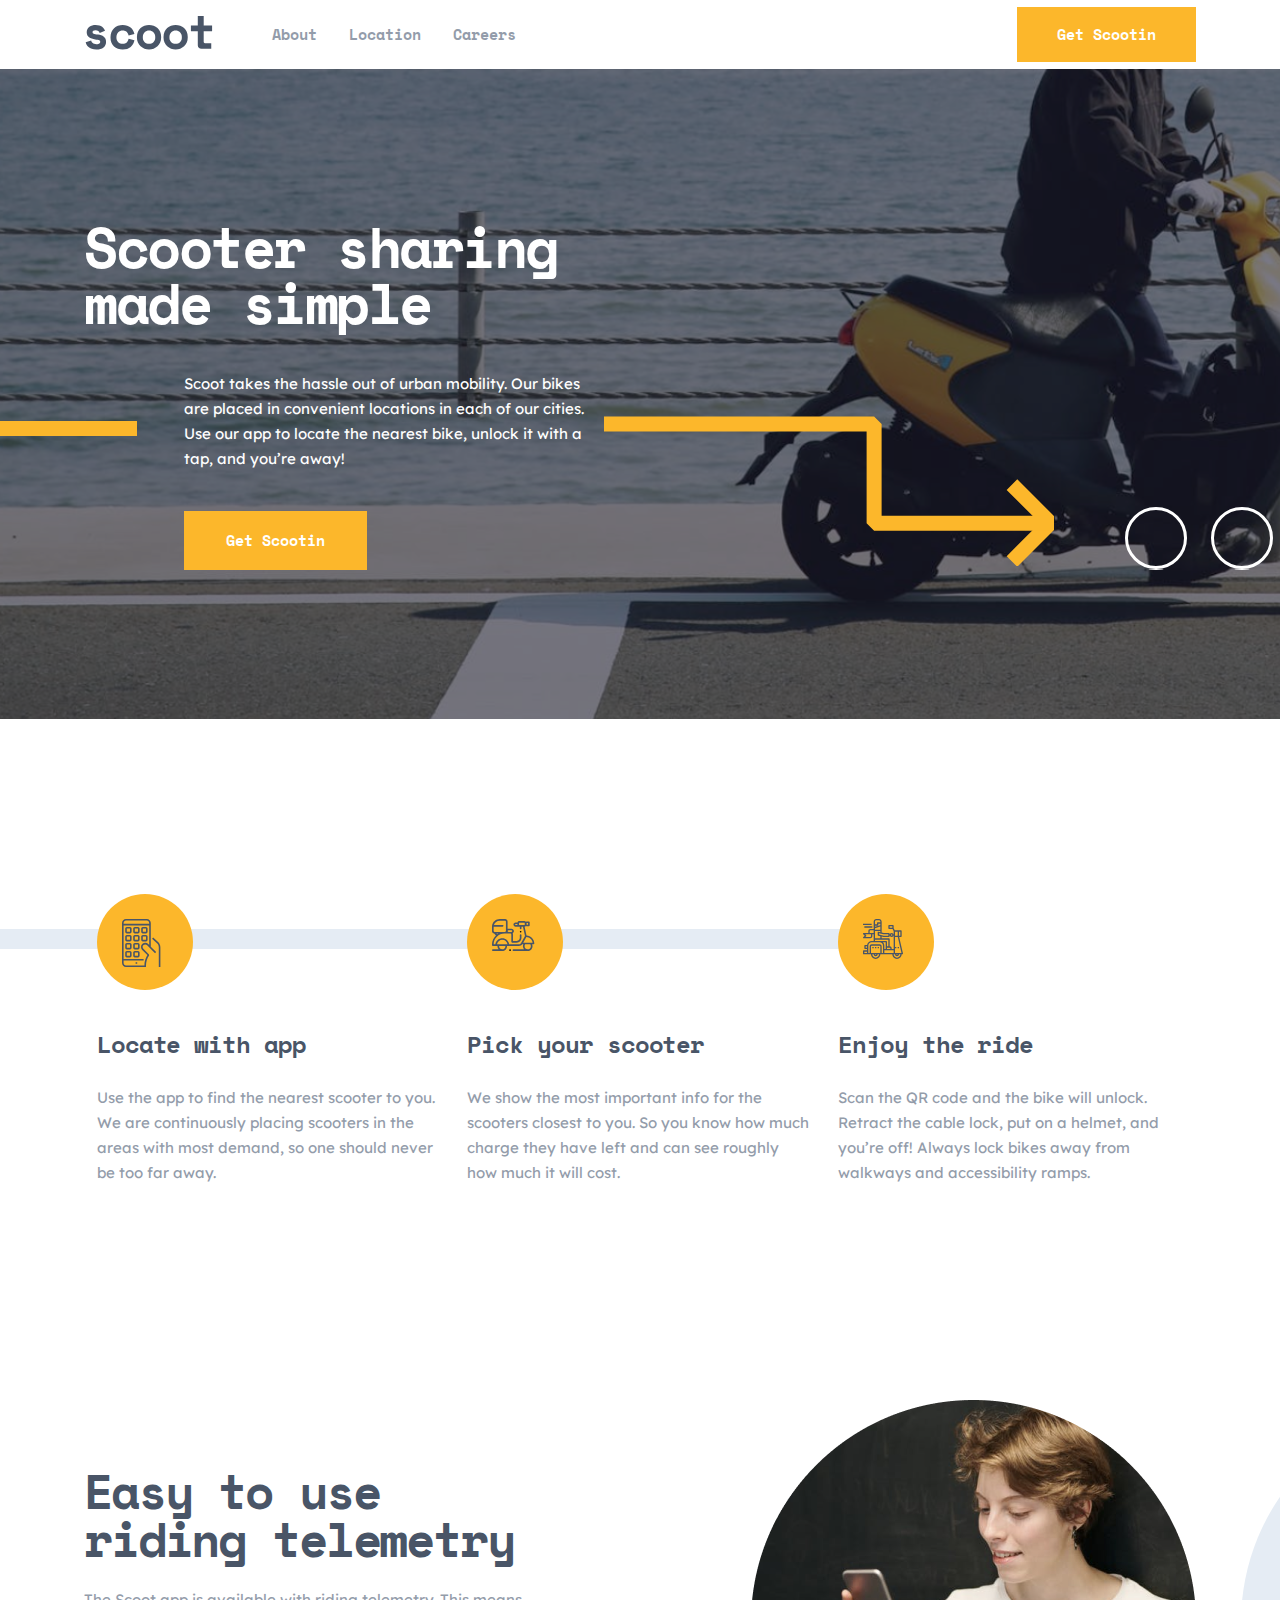
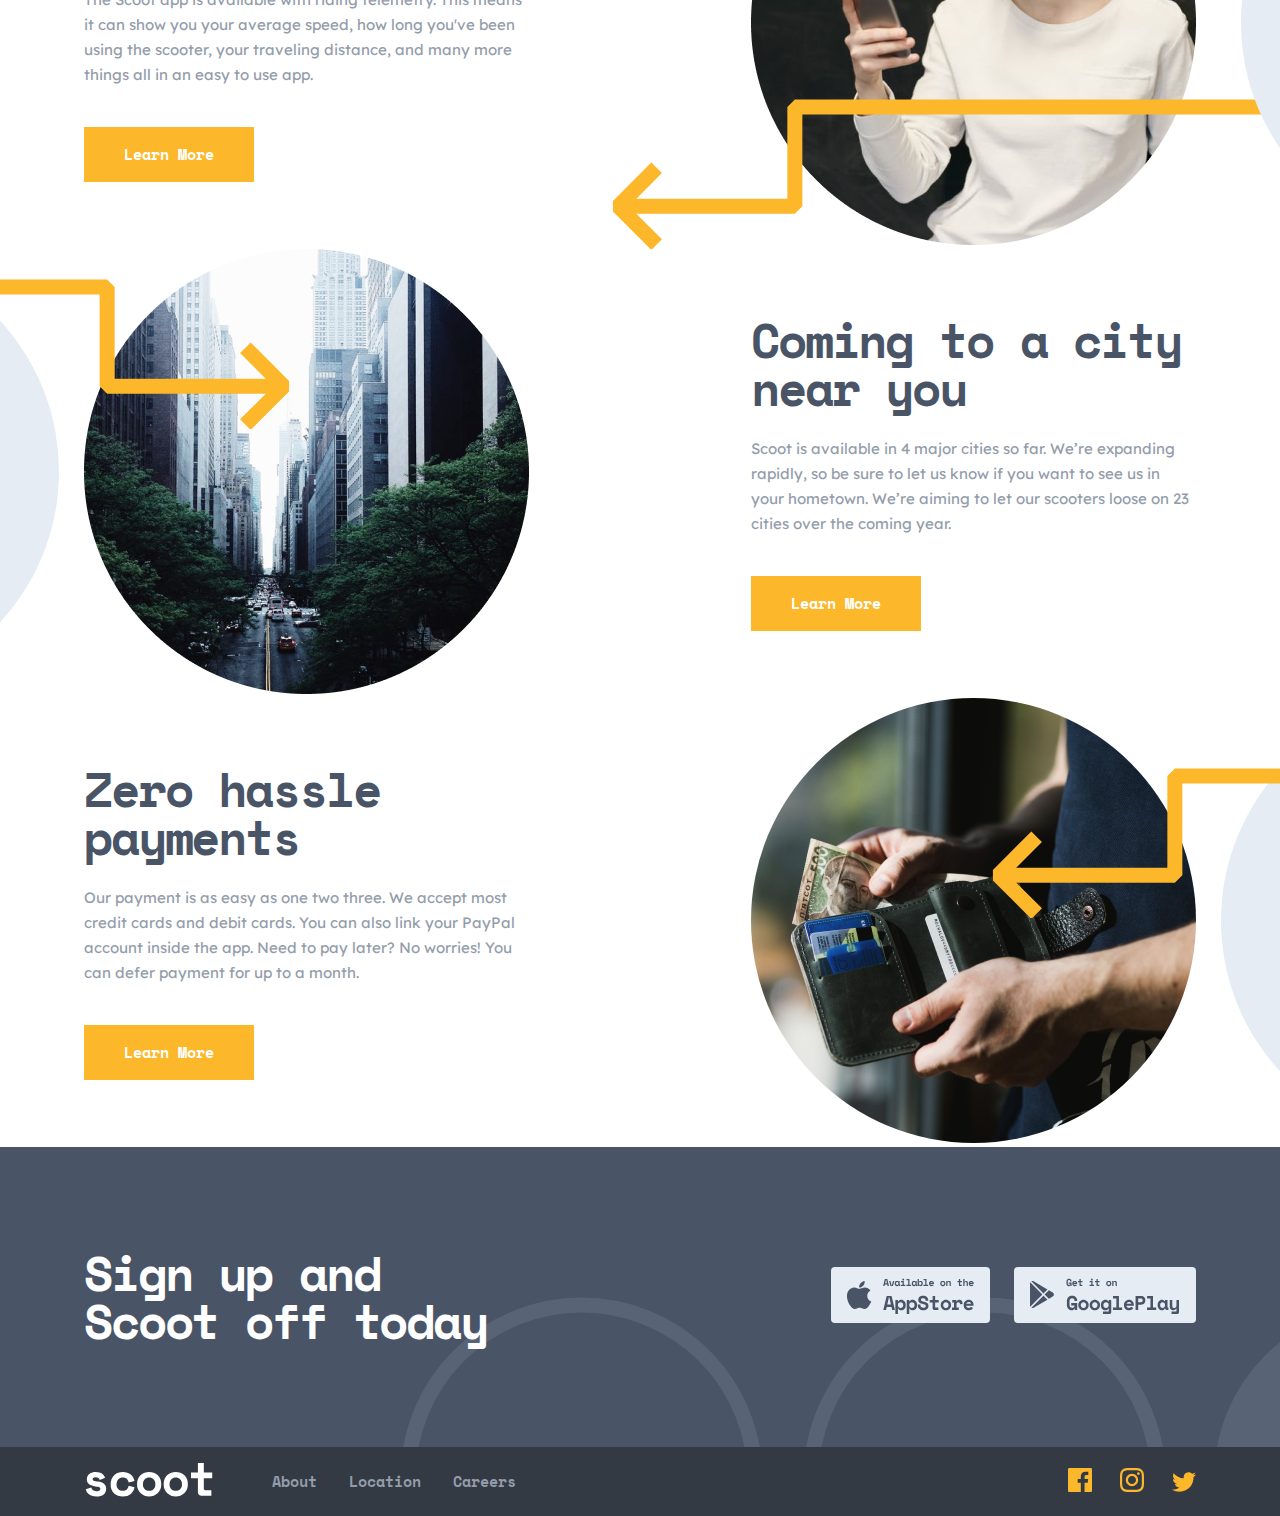
<file: index.html>
<!DOCTYPE html>
<html lang="en">
<head>
    <meta charset="UTF-8">
    <meta http-equiv="X-UA-Compatible" content="IE=edge">
    <meta name="viewport" content="width=device-width, initial-scale=1.0">
    <title>Scoot</title>
    <link rel="stylesheet" href="css/style.css">
    <link rel="preconnect" href="https://fonts.gstatic.com">
    <link href="https://fonts.googleapis.com/css2?family=Space+Mono:wght@700&display=swap" rel="stylesheet">
    <link href="https://fonts.googleapis.com/css2?family=Lexend+Deca&family=Space+Mono:wght@700&display=swap" rel="stylesheet">
</head>
<body>
    
    <div class="hero">
        <header class="site_header">

            <div class="container header_container">
                <a href="index.html"><img src="img/scoot.svg" alt="logo" width="169" height="34" class="header_logo"></a>

                <nav class="nav_link">
                    <ul class="nav_list">
                        <li class="nav_item"><a class="nav_links" href="about.html">About</a></li>
                        <li class="nav_item"><a class="nav_links" href="location.html">Location</a></li>
                        <li class="nav_item"><a class="nav_links" href="careers.html">Careers</a></li>
                    </ul>
                </nav>

                <button type="button" class="navbar_btn">Get Scootin</button>
            </div><!-- ./header_container -->

            <div class="main">
                <div class="overlay">
                    <div class="container">
                        <div class="hero_title">
                            <h1>Scooter sharing made simple</h1>
                        </div>
                        <div class="hero_text">
                            <p>Scoot takes the hassle out of urban mobility. Our bikes are placed in convenient locations in each of our cities. Use our app to locate the nearest bike, unlock it with a tap, and you’re away!</p>
    
                            <button type="button" class="hero_btn">Get Scootin</button>
                        </div>
                    </div><!-- ./container -->
                </div>
            </div><!-- ./main -->
            
        </header><!-- ./site_header -->
    </div><!-- ./hero -->

    <div class="section">
        <div class="container">

            <div class="section_cols">
                <div class="convenience_col">
                    <div class="col_img_bgc"><img src="img/section/scooter3.svg"></div>
                    <h3 class="convenience_title">Locate with app</h3>
                    <p class="convenience_text">Use the app to find the nearest scooter to you. We are continuously placing scooters in the areas with most demand, so one should never be too far away.</p>
                </div>

                <div class="convenience_col">
                    <div class="col_img_bgc col_img_bgc2"><img src="img/section/scooter.svg"></div>
                    <h3 class="convenience_title">Pick your scooter</h3>
                    <p class="convenience_text">We show the most important info for the scooters closest to you. So you know how much charge they have left and can see roughly how much it will cost.</p>
                </div>

                <div class="convenience_col">
                    <div class="col_img_bgc col_img_bgc3"><img src="img/section/scooter2.svg"></div>
                    <h3 class="convenience_title">Enjoy the ride</h3>
                    <p class="convenience_text">Scan the QR code and the bike will unlock. Retract the cable lock, put on a helmet, and you’re off! Always lock bikes away from walkways and accessibility ramps.</p>
                </div>
            </div><!-- ./section_cols -->

            <div class="blog">
                <div class="blog_inner">
                    <div class="blog_inner_left">
                        <h2>Easy to use riding telemetry</h2>
                        <p>The Scoot app is available with riding telemetry. This means it can show you your average speed, how long you've been using the scooter, your traveling distance, and many more things all in an easy to use app.</p>
                        <button type="button" class="blog_btn">Learn More</button>
                    </div>
                    <div class="blog_inner_right">
                        <img src="img/section/blog1.png">
                    </div>
                </div>

                <!-- 2 -->

                <div class="blog_inner blog_inner2">
                    <div class="blog_inner_left2">
                        <img src="img/section/blog2.png">
                    </div>

                    <div class="blog_inner_right2">
                        <h2>Coming to a city near you</h2>
                        <p>Scoot is available in 4 major cities so far. We’re expanding rapidly, so be sure to let us know if you want to see us in your hometown. We’re aiming to let our scooters loose on 23 cities over the coming year.</p>
                        <button type="button" class="blog_btn">Learn More</button>
                    </div>
                </div>

                <!-- 3 -->

                <div class="blog_inner">
                    <div class="blog_inner_left">
                        <h2>Zero hassle payments</h2>
                        <p>Our payment is as easy as one two three. We accept most credit cards and debit cards. You can also link your PayPal account inside the app. Need to pay later? No worries! You can defer payment for up to a month.</p>
                        <button type="button" class="blog_btn">Learn More</button>
                    </div>
                    <div class="blog3_inner_right ">
                        <img src="img/section/blog3.png" class="blog3_img">
                    </div>
                </div>
            </div><!-- ./blog -->

        </div><!-- ./container -->
    </div><!-- ./section -->

    <footer>
        <div class="footer">
            <div class="container footer_container">
                <div class="footer_inner">
                    <div class="footer_title">
                        <h2>Sign up and Scoot off today</h2>
                    </div>
            
                    <div class="footer_link">
                        <a href="#"><img src="img/footer/app_store.svg"></a>
                        <a href="#"><img src="img/footer/google_play.svg"></a> 
                    </div>
                </div>
            </div>
        </div>
    </footer>

    <div class="footer_nav">
        <div class="container header_container">
            <a href="index.html"><img src="img/footer/logo_white.svg" alt="logo" width="169" height="34" class="header_logo"></a>

            <nav class="nav_link">
                <ul class="nav_list">
                    <li class="nav_item"><a class="nav_links" href="about.html">About</a></li>
                    <li class="nav_item"><a class="nav_links" href="location.html">Location</a></li>
                    <li class="nav_item"><a class="nav_links" href="careers.html">Careers</a></li>
                </ul>
            </nav>

            <div class="footer_nav_social">
                <a href="#"><img src="img/footer/facebook.svg"></a>
                <a href="#"><img src="img/footer/instagram.svg"></a>
                <a href="#"><img src="img/footer/twitter.svg"></a>
            </div>

        </div><!-- ./header_container -->
    </div>

</body>
</html>
</file>
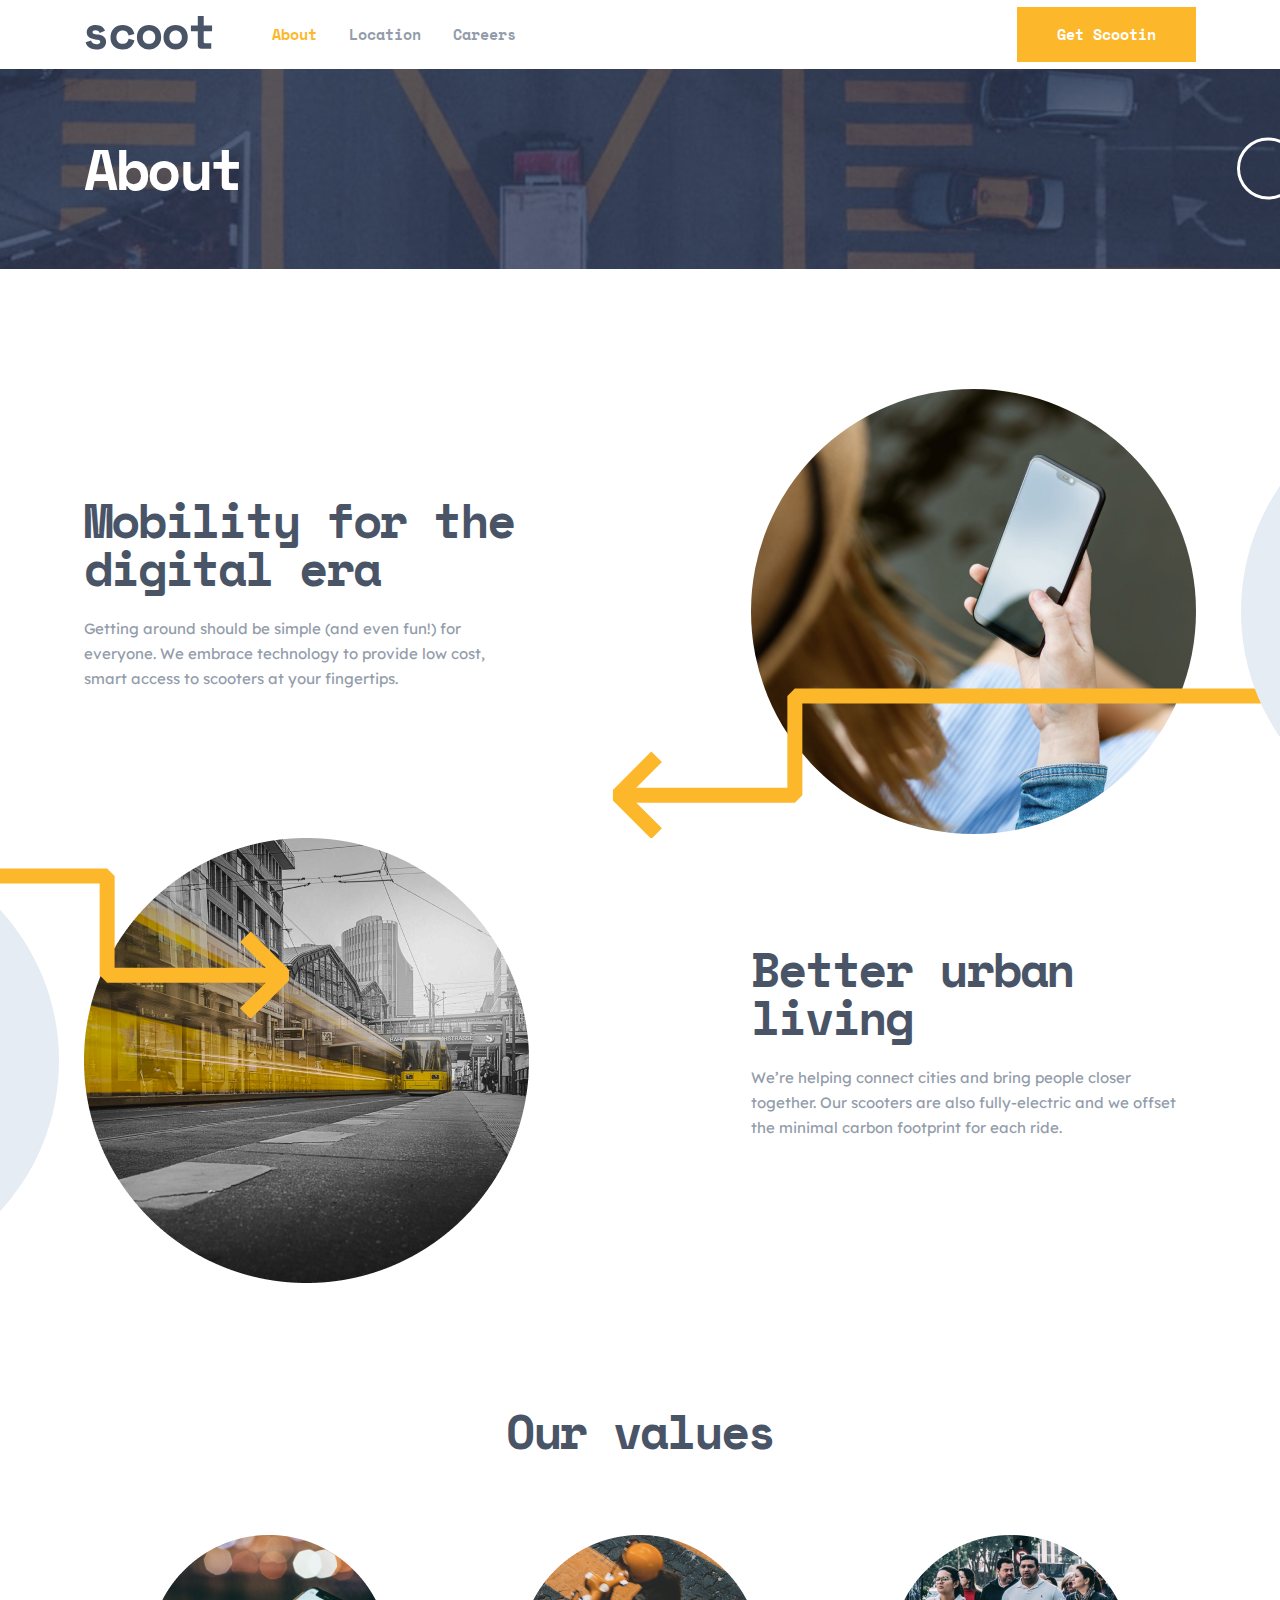
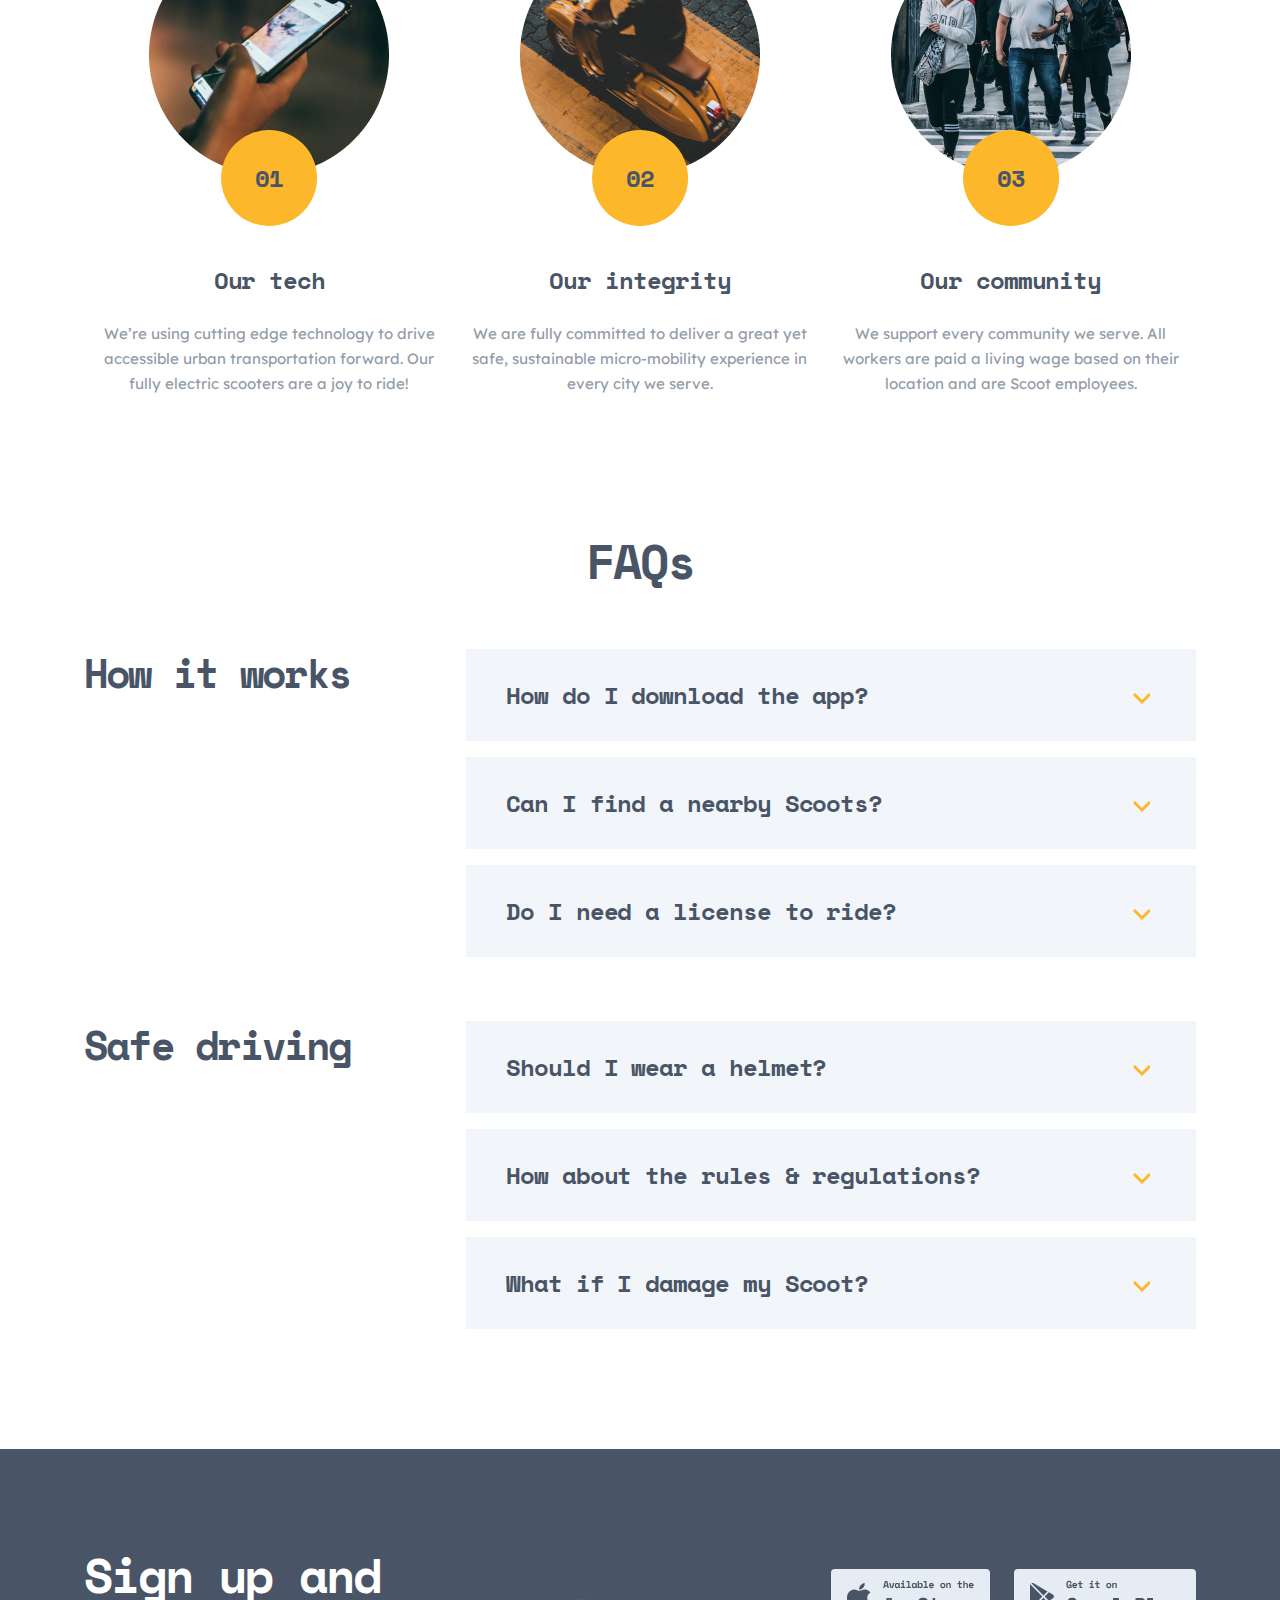
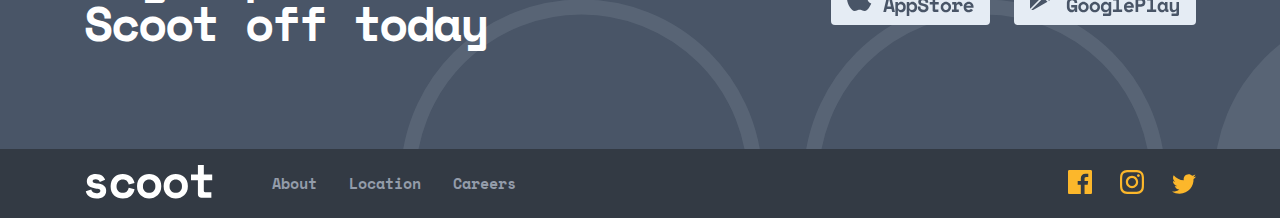
<file: about.html>
<!DOCTYPE html>
<html lang="en">
<head>
    <meta charset="UTF-8">
    <meta http-equiv="X-UA-Compatible" content="IE=edge">
    <meta name="viewport" content="width=device-width, initial-scale=1.0">
    <title>Scoot</title>
    <link rel="stylesheet" href="css/style.css">
    <link rel="preconnect" href="https://fonts.gstatic.com">
    <link href="https://fonts.googleapis.com/css2?family=Space+Mono:wght@700&display=swap" rel="stylesheet">
    <link href="https://fonts.googleapis.com/css2?family=Lexend+Deca&family=Space+Mono:wght@700&display=swap" rel="stylesheet">
</head>
<body>
    <!-- HEADER -->
    <div class="container header_container">
        <a href="index.html"><img src="img/scoot.svg" alt="logo" width="169" height="34" class="header_logo"></a>

        <nav class="nav_link">
            <ul class="nav_list">
                <li class="nav_item"><a class="nav_links active" href="about.html">About</a></li>
                <li class="nav_item"><a class="nav_links" href="location.html">Location</a></li>
                <li class="nav_item"><a class="nav_links" href="careers.html">Careers</a></li>
            </ul>
        </nav>

        <button type="button" class="navbar_btn">Get Scootin</button>
    </div><!-- ./header_container -->

    <!-- ABOUT HERO -->
    <div class="about_hero">
        <div class="container">
            <div class="about_hero_main">
                <h2>About</h2>
            </div>
        </div>
    </div><!-- ./about_hero -->


    <!-- About Blog -->
    <div class="container">
        <div class="about_blog">
            <div class="blog_inner">
                <div class="blog_inner_left">
                    <h2>Mobility for the digital era</h2>
                    <p>Getting around should be simple (and even fun!) for everyone. We embrace technology to provide low cost, smart access to scooters at your fingertips.</p>
                    <!-- <button type="button" class="blog_btn">Learn More</button> -->
                </div>
                <div class="blog_inner_right">
                    <img src="img/about/blog1.png" class="about_blog_img">
                </div>
            </div>
    
            <!-- 2 -->
    
            <div class="blog_inner blog_inner2">
                <div class="blog_inner_left2">
                    <img src="img/about/blog2.png">
                </div>
    
                <div class="blog_inner_right2">
                    <h2>Better urban living</h2>
                    <p>We’re helping connect cities and bring people closer together. Our scooters are also fully-electric and we offset the minimal carbon footprint for each ride.</p>
                    <!-- <button type="button" class="blog_btn">Learn More</button> -->
                </div>
            </div>

        </div><!-- ./about_blog -->
    </div><!-- ./container -->


    <!-- About Values -->
    <div class="about_values">
        <div class="container">
           <h2 class="about_value_title">Our values</h2>
        
            <div class="values_columns">
                <div class="value_col">
                    <img src="img/about/value1.png" width="350" height="350">
                    <div class="col_nubmber_abs">
                        <p>01</p>
                    </div>
                    <div class="value_gap">
                        <h3 class="value_col_title">Our tech</h3>
                        <p class="value_col_text">We’re using cutting edge technology to drive accessible urban transportation forward. Our fully electric scooters are a joy to ride!</p>
                    </div> 
                </div>

                <div class="value_col">
                    <img src="img/about/value2.png" width="350" height="350">
                    <div class="col_nubmber_abs">
                        <p>02</p>
                    </div>
                    <div class="value_gap">
                        <h3 class="value_col_title">Our integrity</h3>
                        <p class="value_col_text">We are fully committed to deliver a great yet safe, sustainable micro-mobility experience in every city we serve.</p>
                    </div> 
                </div>

                <div class="value_col">
                    <img src="img/about/value3.png" width="350" height="350">
                    <div class="col_nubmber_abs">
                        <p>03</p>
                    </div>
                    <div class="value_gap">
                        <h3 class="value_col_title">Our community</h3>
                        <p class="value_col_text">We support every community we serve. All workers are paid a living wage based on their location and are Scoot employees.</p>
                    </div> 
                </div>
            </div><!-- ./values_columns -->

        </div><!-- ./container -->
    </div><!-- ./about_values -->

    
    <!-- FAQs -->
    <div class="faqs">
        <div class="container">
            <h2 class="faqs_title">FAQs</h2>

            <!-- Faqs col 1 -->
            <div class="faqs_column">
                <div class="faqs_left_col">
                    <h3>How it works</h3>
                </div>
                <div class="faqs_right_col">
                    <div class="faqs_col">
                        <div class="faqs_show_hide">
                            <h3>How do I download the app?</h3>
                            <button type="button" class="faqs_show_hide_btn" onclick="show_hide()"><img src="img/about/arrow.svg"></button>
                        </div>
                        <p id="showtext" class="faqs_p">To download the Scoot app, you can search “Scoot” in both the App andGoogle Play stores. An even simpler way to do it would be to click therelevant link at the bottom of this page and you’ll be re-directed tothe correct page.</p>
                    </div>

                    <div class="faqs_col">
                        <div class="faqs_show_hide">
                            <h3>Can I find a nearby Scoots?</h3>
                            <button type="button" class="faqs_show_hide_btn" onclick="show_hide2()"><img src="img/about/arrow.svg"></button>
                        </div>
                        <p id="showtext2" class="faqs_p">To download the Scoot app, you can search “Scoot” in both the App andGoogle Play stores. An even simpler way to do it would be to click therelevant link at the bottom of this page and you’ll be re-directed tothe correct page.</p>
                    </div>

                    <div class="faqs_col">
                        <div class="faqs_show_hide">
                            <h3>Do I need a license to ride?</h3>
                            <button type="button" class="faqs_show_hide_btn" onclick="show_hide3()"><img src="img/about/arrow.svg"></button>
                        </div>
                        <p id="showtext3" class="faqs_p">To download the Scoot app, you can search “Scoot” in both the App andGoogle Play stores. An even simpler way to do it would be to click therelevant link at the bottom of this page and you’ll be re-directed tothe correct page.</p>
                    </div>
                </div>
            </div> <!-- ./faqs_column -->

            <!-- Faqs col 1 -->

            <div class="faqs_column">
                <div class="faqs_left_col">
                    <h3>Safe driving</h3>
                </div>
                <div class="faqs_right_col">
                    <div class="faqs_col">
                        <div class="faqs_show_hide">
                            <h3>Should I wear a helmet?</h3>
                            <button type="button" class="faqs_show_hide_btn" onclick="show_hide4()"><img src="img/about/arrow.svg"></button>
                        </div>
                        <p id="showtext4" class="faqs_p2">Yes, please do! All cities have different laws. But we strongly strongly strongly recommend always wearing a helmet regardless of the local laws. We like you and we want you to be as safe as possible while Scooting.</p>
                    </div>

                    <div class="faqs_col">
                        <div class="faqs_show_hide">
                            <h3>How about the rules & regulations?</h3>
                            <button type="button" class="faqs_show_hide_btn" onclick="show_hide5()"><img src="img/about/arrow.svg"></button>
                        </div>
                        <p id="showtext5" class="faqs_p">Yes, please do! All cities have different laws. But we strongly strongly strongly recommend always wearing a helmet regardless of the local laws. We like you and we want you to be as safe as possible while Scooting.</p>
                    </div>

                    <div class="faqs_col">
                        <div class="faqs_show_hide">
                            <h3>What if I damage my Scoot?</h3>
                            <button type="button" class="faqs_show_hide_btn" onclick="show_hide6()"><img src="img/about/arrow.svg"></button>
                        </div>
                        <p id="showtext6" class="faqs_p">Yes, please do! All cities have different laws. But we strongly strongly strongly recommend always wearing a helmet regardless of the local laws. We like you and we want you to be as safe as possible while Scooting.</p>
                    </div>
                </div>
            </div> <!-- ./faqs_column -->

        </div> <!-- ./container -->
    </div> <!-- ./faqs -->


    <!-- Footer -->
    <footer>
        <div class="footer">
            <div class="container footer_container">
                <div class="footer_inner">
                    <div class="footer_title">
                        <h2>Sign up and Scoot off today</h2>
                    </div>
            
                    <div class="footer_link">
                        <a href="#"><img src="img/footer/app_store.svg"></a>
                        <a href="#"><img src="img/footer/google_play.svg"></a> 
                    </div>
                </div>
            </div>
        </div>
    </footer> <!-- ./footer -->


    <!-- Footer nav -->
    <div class="footer_nav">
        <div class="container header_container">
            <a href="index.html"><img src="img/footer/logo_white.svg" alt="logo" width="169" height="34" class="header_logo"></a>

            <nav class="nav_link">
                <ul class="nav_list">
                    <li class="nav_item"><a class="nav_links" href="about.html">About</a></li>
                    <li class="nav_item"><a class="nav_links" href="location.html">Location</a></li>
                    <li class="nav_item"><a class="nav_links" href="careers.html">Careers</a></li>
                </ul>
            </nav>

            <div class="footer_nav_social">
                <a href="#"><img src="img/footer/facebook.svg"></a>
                <a href="#"><img src="img/footer/instagram.svg"></a>
                <a href="#"><img src="img/footer/twitter.svg"></a>
            </div>

        </div><!-- ./header_container -->
    </div><!-- /footer_nav -->


    <script src="main.js"></script>
</body>
</html>
</file>
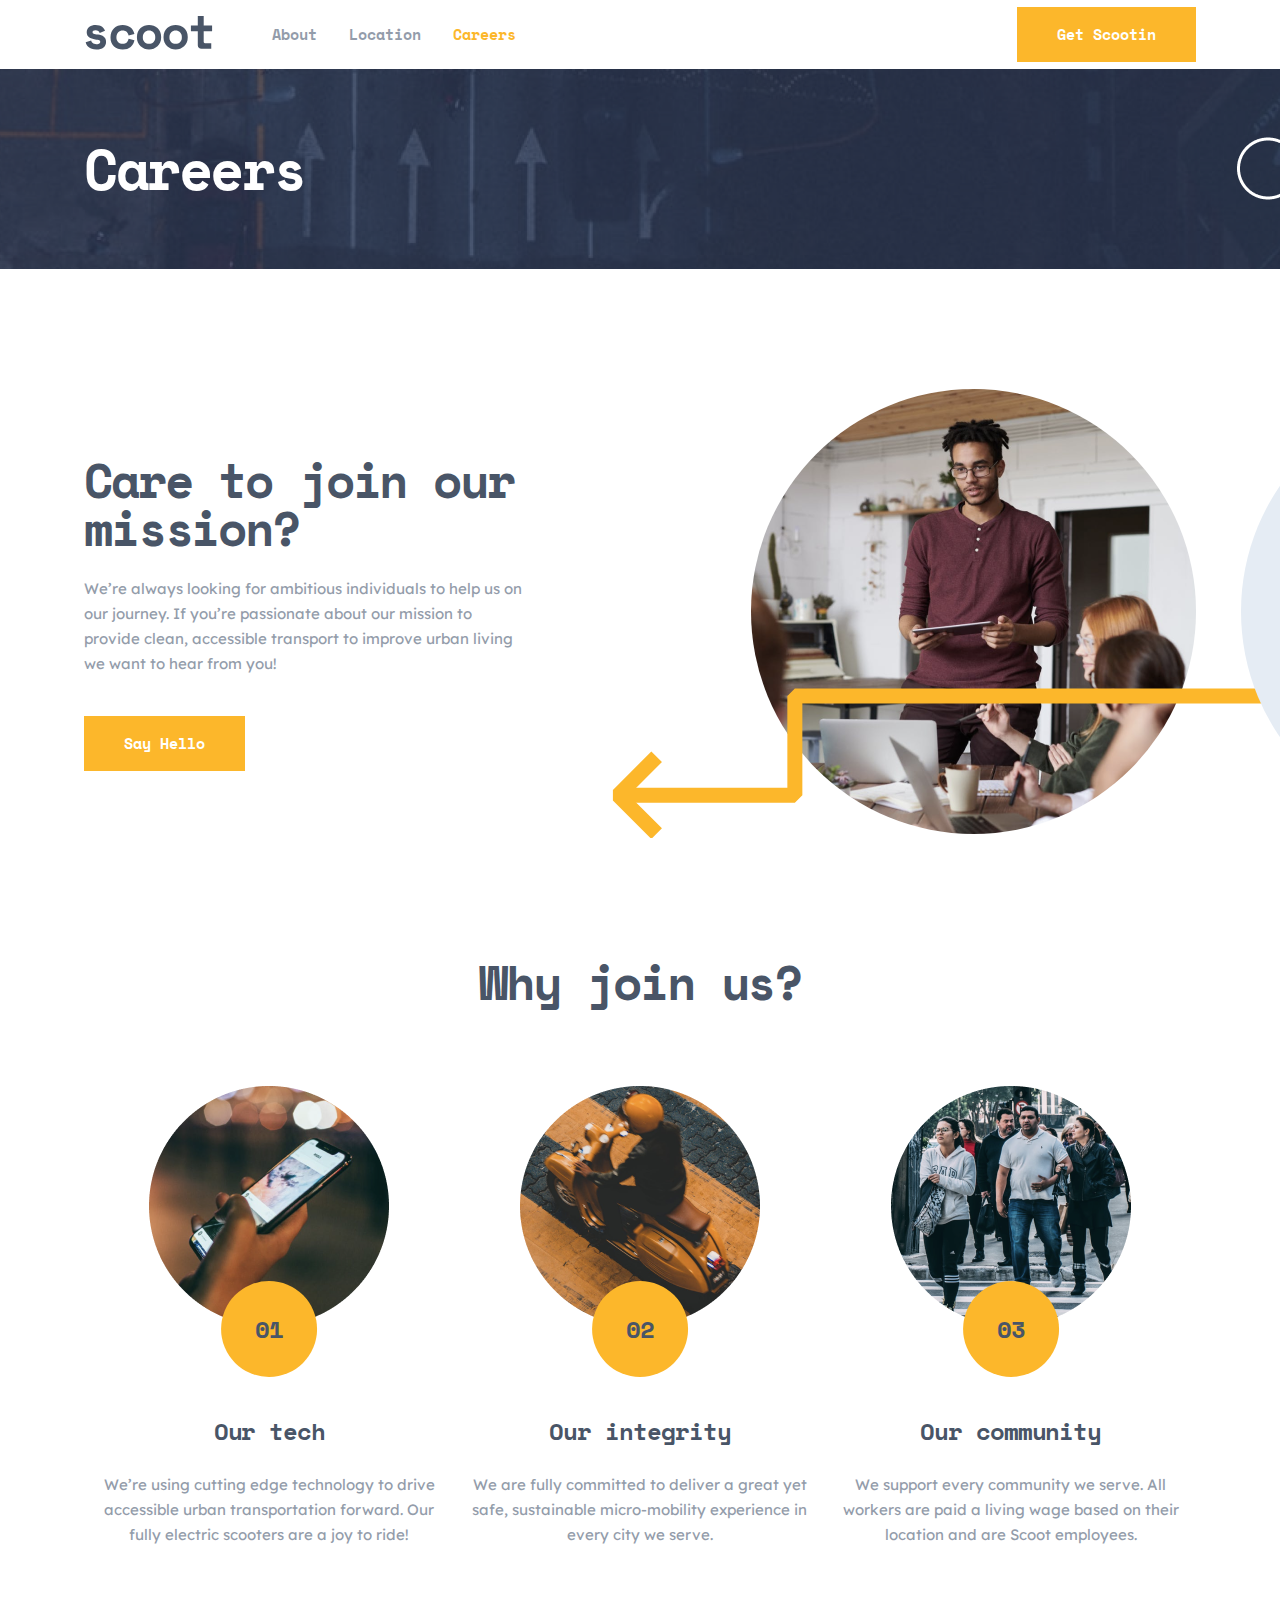
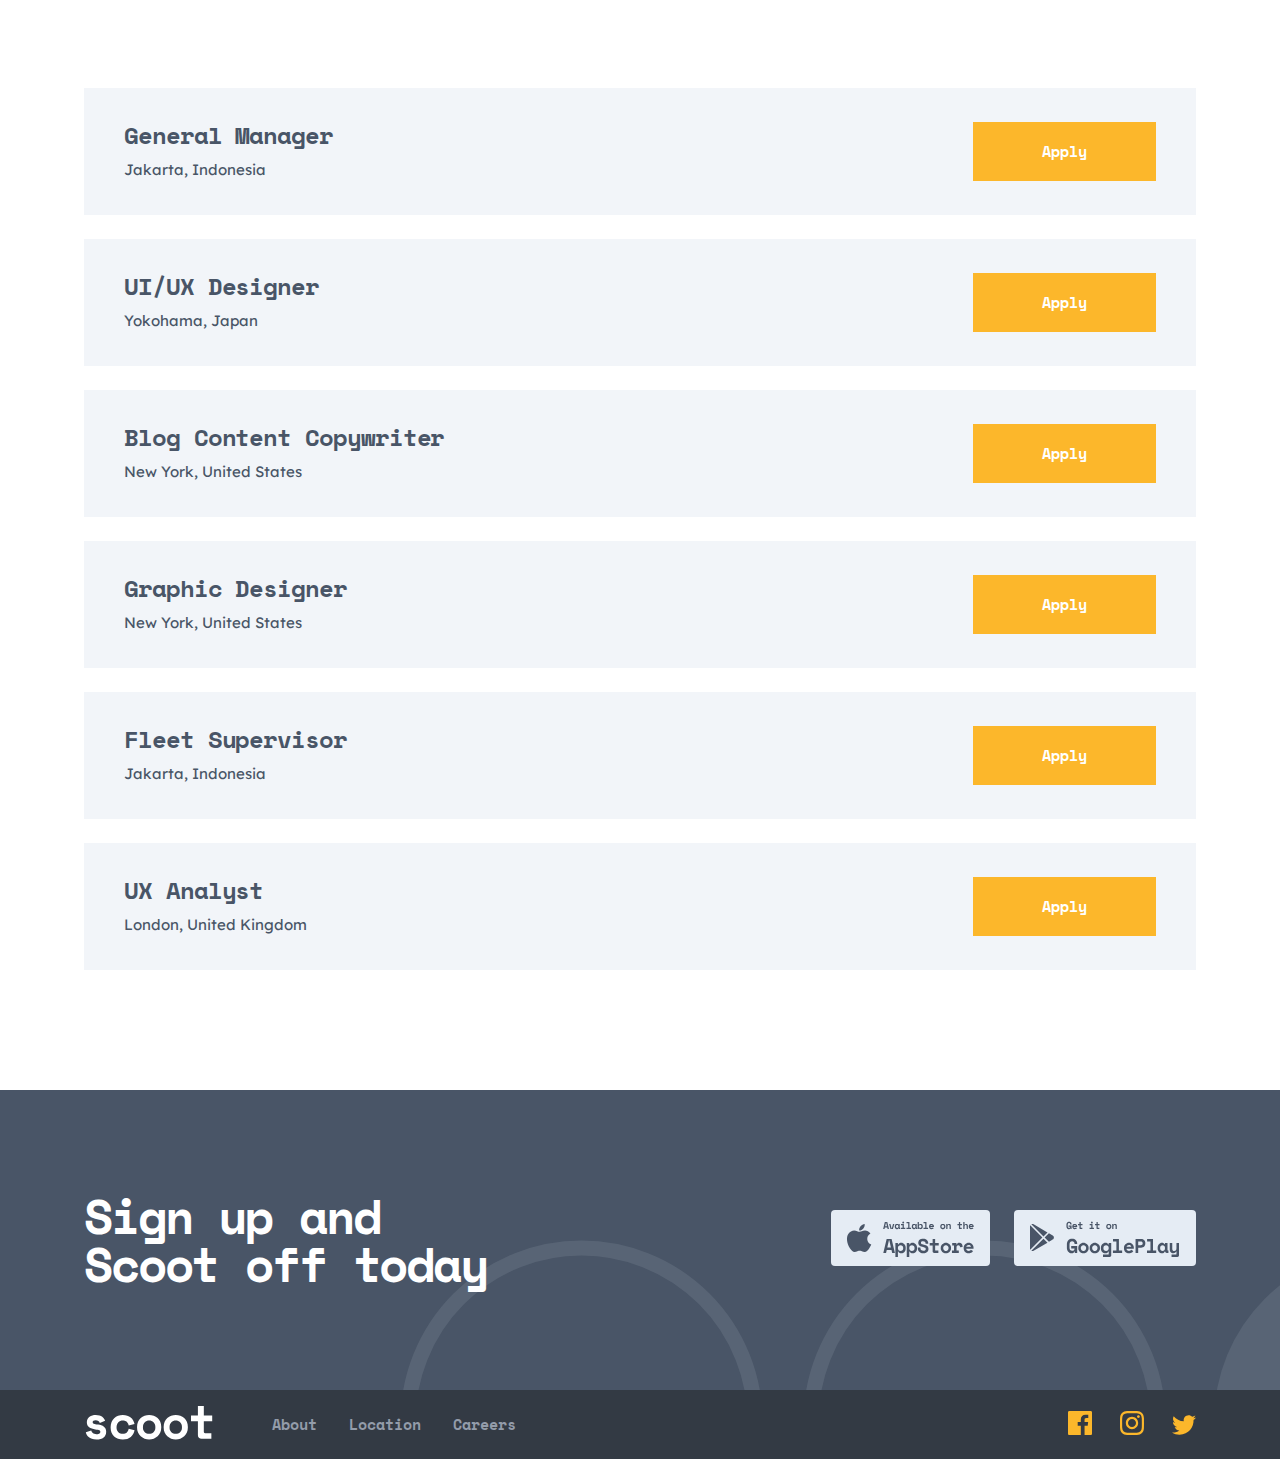
<file: careers.html>
<!DOCTYPE html>
<html lang="en">
<head>
    <meta charset="UTF-8">
    <meta http-equiv="X-UA-Compatible" content="IE=edge">
    <meta name="viewport" content="width=device-width, initial-scale=1.0">
    <title>Scoot</title>
    <link rel="stylesheet" href="css/style.css">
    <link rel="preconnect" href="https://fonts.gstatic.com">
    <link href="https://fonts.googleapis.com/css2?family=Space+Mono:wght@700&display=swap" rel="stylesheet">
    <link href="https://fonts.googleapis.com/css2?family=Lexend+Deca&family=Space+Mono:wght@700&display=swap" rel="stylesheet">
</head>
<body>
    <!-- HEADER -->
    <div class="container header_container">
        <a href="index.html"><img src="img/scoot.svg" alt="logo" width="169" height="34" class="header_logo"></a>

        <nav class="nav_link">
            <ul class="nav_list">
                <li class="nav_item"><a class="nav_links" href="about.html">About</a></li>
                <li class="nav_item"><a class="nav_links" href="location.html">Location</a></li>
                <li class="nav_item"><a class="nav_links active" href="careers.html">Careers</a></li>
            </ul>
        </nav>

        <button type="button" class="navbar_btn">Get Scootin</button>
    </div><!-- ./header_container -->

     <!-- CAREERS HERO -->
     <div class="careers_hero">
         <div class="container">
             <div class="careers_hero_main">
                 <h2>Careers</h2>
             </div>
         </div>
     </div><!-- ./careers_hero -->


      <!-- Careers Blog -->
    <div class="container">
        <div class="careers_blog">
            <div class="blog_inner">
                <div class="blog_inner_left">
                    <h2>Care to join our mission?</h2>
                    <p>We’re always looking for ambitious individuals to help us on our journey. If you’re passionate about our mission to provide clean, accessible transport to improve urban living we want to hear from you!</p>
                    <button type="button" class="blog_btn">Say Hello</button>
                </div>
                <div class="blog_inner_right">
                    <img src="img/careers/blog.png" class="about_blog_img">
                </div>
            </div>
        </div><!-- ./careers_blog -->
    </div><!-- ./container -->


    <!-- About Values -->
    <div class="about_values">
            <div class="container">
               <h2 class="about_value_title">Why join us?</h2>
            
                <div class="values_columns">
                    <div class="value_col">
                        <img src="img/about/value1.png" width="350" height="350">
                        <div class="col_nubmber_abs">
                            <p>01</p>
                        </div>
                        <div class="value_gap">
                            <h3 class="value_col_title">Our tech</h3>
                            <p class="value_col_text">We’re using cutting edge technology to drive accessible urban transportation forward. Our fully electric scooters are a joy to ride!</p>
                        </div> 
                    </div>
    
                    <div class="value_col">
                        <img src="img/about/value2.png" width="350" height="350">
                        <div class="col_nubmber_abs">
                            <p>02</p>
                        </div>
                        <div class="value_gap">
                            <h3 class="value_col_title">Our integrity</h3>
                            <p class="value_col_text">We are fully committed to deliver a great yet safe, sustainable micro-mobility experience in every city we serve.</p>
                        </div> 
                    </div>
    
                    <div class="value_col">
                        <img src="img/about/value3.png" width="350" height="350">
                        <div class="col_nubmber_abs">
                            <p>03</p>
                        </div>
                        <div class="value_gap">
                            <h3 class="value_col_title">Our community</h3>
                            <p class="value_col_text">We support every community we serve. All workers are paid a living wage based on their location and are Scoot employees.</p>
                        </div> 
                    </div>
                </div><!-- ./values_columns -->
    
            </div><!-- ./container -->
    </div><!-- ./about_values -->


    <!-- Apply -->
    <div class="apply">
        <div class="container">
            <div class="apply_specialist">

                <div class="apply_choose">
                    <div class="choose_inner">
                        <h3>General Manager</h3>
                        <p>Jakarta, Indonesia</p>
                    </div>
                    <button type="button" class="apply_btn">Apply</button>
                </div>

                <div class="apply_choose">
                    <div class="choose_inner">
                        <h3>UI/UX Designer</h3>
                        <p>Yokohama, Japan</p>
                    </div>
                    <button type="button" class="apply_btn">Apply</button>
                </div>

                <div class="apply_choose">
                    <div class="choose_inner">
                        <h3>Blog Content Copywriter</h3>
                        <p>New York, United States</p>
                    </div>
                    <button type="button" class="apply_btn">Apply</button>
                </div>

                <div class="apply_choose">
                    <div class="choose_inner">
                        <h3>Graphic Designer</h3>
                        <p>New York, United States</p>
                    </div>
                    <button type="button" class="apply_btn">Apply</button>
                </div>

                <div class="apply_choose">
                    <div class="choose_inner">
                        <h3>Fleet Supervisor</h3>
                        <p>Jakarta, Indonesia</p>
                    </div>
                    <button type="button" class="apply_btn">Apply</button>
                </div>

                <div class="apply_choose">
                    <div class="choose_inner">
                        <h3>UX Analyst</h3>
                        <p>London, United Kingdom</p>
                    </div>
                    <button type="button" class="apply_btn">Apply</button>
                </div>

            </div>
        </div>
    </div>

    <!-- Footer -->
    <footer>
        <div class="footer">
            <div class="container footer_container">
                <div class="footer_inner">
                    <div class="footer_title">
                        <h2>Sign up and Scoot off today</h2>
                    </div>
            
                    <div class="footer_link">
                        <a href="#"><img src="img/footer/app_store.svg"></a>
                        <a href="#"><img src="img/footer/google_play.svg"></a> 
                    </div>
                </div>
            </div>
        </div>
    </footer> <!-- ./footer -->


    <!-- Footer nav -->
    <div class="footer_nav">
        <div class="container header_container">
            <a href="index.html"><img src="img/footer/logo_white.svg" alt="logo" width="169" height="34" class="header_logo"></a>

            <nav class="nav_link">
                <ul class="nav_list">
                    <li class="nav_item"><a class="nav_links" href="about.html">About</a></li>
                    <li class="nav_item"><a class="nav_links" href="location.html">Location</a></li>
                    <li class="nav_item"><a class="nav_links" href="careers.html">Careers</a></li>
                </ul>
            </nav>

            <div class="footer_nav_social">
                <a href="#"><img src="img/footer/facebook.svg"></a>
                <a href="#"><img src="img/footer/instagram.svg"></a>
                <a href="#"><img src="img/footer/twitter.svg"></a>
            </div>

        </div><!-- ./header_container -->
    </div><!-- /footer_nav -->



</body>
</html>
</file>
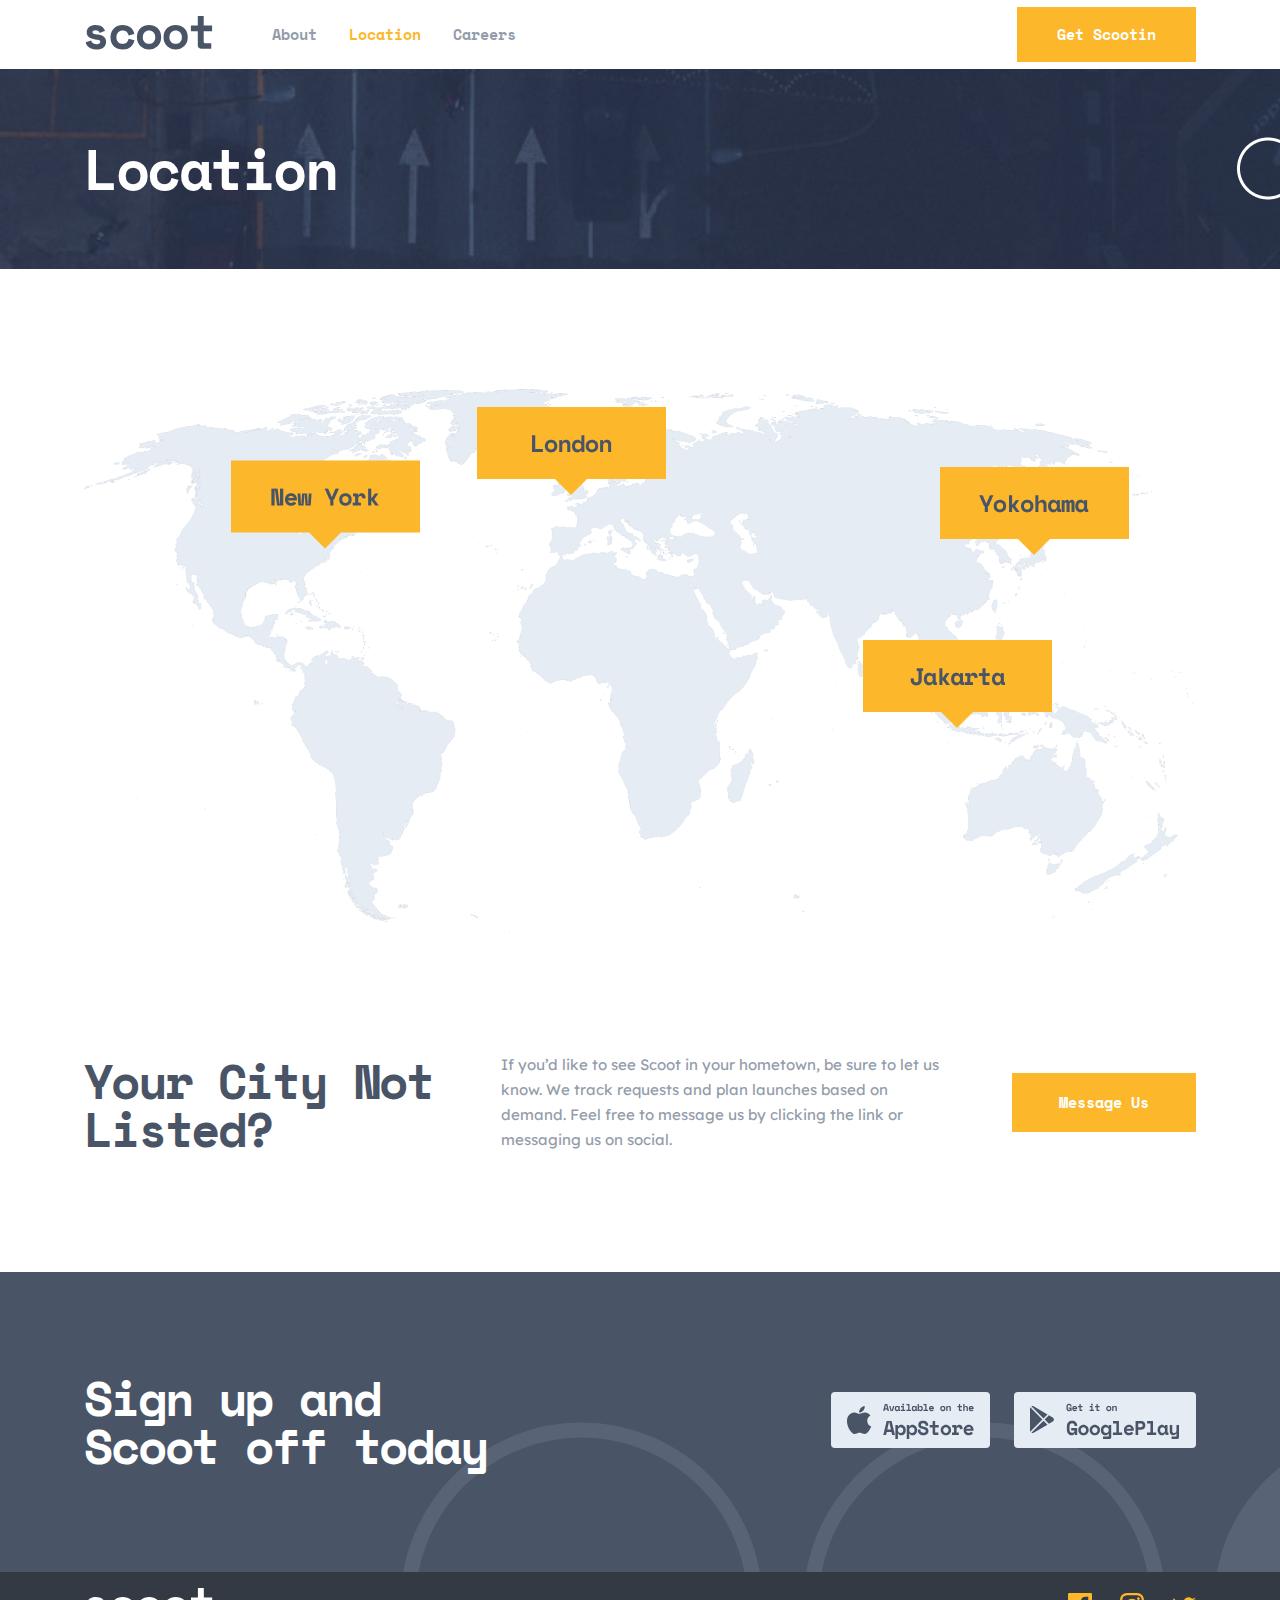
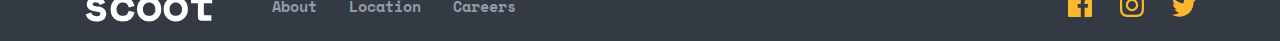
<file: location.html>
<!DOCTYPE html>
<html lang="en">
<head>
    <meta charset="UTF-8">
    <meta http-equiv="X-UA-Compatible" content="IE=edge">
    <meta name="viewport" content="width=device-width, initial-scale=1.0">
    <title>Scoot</title>
    <link rel="stylesheet" href="css/style.css">
    <link rel="preconnect" href="https://fonts.gstatic.com">
    <link href="https://fonts.googleapis.com/css2?family=Space+Mono:wght@700&display=swap" rel="stylesheet">
    <link href="https://fonts.googleapis.com/css2?family=Lexend+Deca&family=Space+Mono:wght@700&display=swap" rel="stylesheet">
</head>
<body>

    <!-- HEADER -->
    <div class="container header_container">
        <a href="index.html"><img src="img/scoot.svg" alt="logo" width="169" height="34" class="header_logo"></a>

        <nav class="nav_link">
            <ul class="nav_list">
                <li class="nav_item"><a class="nav_links" href="about.html">About</a></li>
                <li class="nav_item"><a class="nav_links active" href="location.html">Location</a></li>
                <li class="nav_item"><a class="nav_links" href="careers.html">Careers</a></li>
            </ul>
        </nav>

        <button type="button" class="navbar_btn">Get Scootin</button>
    </div><!-- ./header_container -->

    <!-- CAREERS HERO -->
    <div class="careers_hero">
             <div class="container">
                 <div class="careers_hero_main">
                     <h2>Location</h2>
                 </div>
             </div>
    </div><!-- ./careers_hero -->

    <!-- LOCATION -->
    <div class="location">
        <div class="container">
            <div class="location_map"></div>
        </div>
    </div>

    <!-- MESSEGE US -->
    <div class="container">
        <div class="messege_us">
            <h2>Your City Not Listed?</h2>
            <p>If you’d like to see Scoot in your hometown, be sure to let us know. We track requests and plan launches based on demand. Feel free to message us by clicking the link or messaging us on social.</p>
            <button type="button" class="messege_us_btn">Message Us</button>
        </div>
    </div>

    <!-- Footer -->
    <footer>
        <div class="footer">
            <div class="container footer_container">
                <div class="footer_inner">
                    <div class="footer_title">
                        <h2>Sign up and Scoot off today</h2>
                    </div>
            
                    <div class="footer_link">
                        <a href="#"><img src="img/footer/app_store.svg"></a>
                        <a href="#"><img src="img/footer/google_play.svg"></a> 
                    </div>
                </div>
            </div>
        </div>
    </footer> <!-- ./footer -->


    <!-- Footer nav -->
    <div class="footer_nav">
        <div class="container header_container">
            <a href="index.html"><img src="img/footer/logo_white.svg" alt="logo" width="169" height="34" class="header_logo"></a>

            <nav class="nav_link">
                <ul class="nav_list">
                    <li class="nav_item"><a class="nav_links" href="about.html">About</a></li>
                    <li class="nav_item"><a class="nav_links" href="location.html">Location</a></li>
                    <li class="nav_item"><a class="nav_links" href="careers.html">Careers</a></li>
                </ul>
            </nav>

            <div class="footer_nav_social">
                <a href="#"><img src="img/footer/facebook.svg"></a>
                <a href="#"><img src="img/footer/instagram.svg"></a>
                <a href="#"><img src="img/footer/twitter.svg"></a>
            </div>

        </div><!-- ./header_container -->
    </div><!-- /footer_nav -->

</body>
</html>
</file>
<file: css/style.css>
html{font-size:15px}body{margin:0;padding:0;font-family:'Space Mono',monospace;font-family:'Lexend Deca',sans-serif;color:#373737;overflow-x:hidden}h1,h2,h3,h4,h5,h6{margin:0}p{margin:0;padding:0}*,*:before,*:after{box-sizing:border-box}.container{max-width:1142px;margin-left:auto;margin-right:auto;padding-left:1rem;padding-right:1rem}.header_container{display:flex;align-items:center}.nav_link{padding:22px 0;margin-left:58px}.nav_link ul{display:flex;padding:0;margin:0}.header_logo{margin:0;width:130px}.nav_link ul li{list-style-type:none}.nav_link ul li:not(:last-child){margin-right:32px}.navbar_btn{margin-left:auto;padding:12px 37px;background-color:#FCB72B;border:none;outline:none;color:#fff;font-family:'Space Mono';font-weight:700;font-size:15px;line-height:25px;transition:background .3s;cursor:pointer;border:3px solid #FCB72B}.navbar_btn:hover{background-color:#fff;color:#FCB72B}.nav_link ul li a{font-family:'Space Mono';font-weight:bold;font-size:15px;line-height:25px;text-decoration:none;color:#939CAA;transition:color .2s}.nav_link ul li a:hover{color:#FCB72B}.nav_list .active{color:#FCB72B}.main{background:url(../img/hero/hero_bg.svg);width:100%;height:650px;background-size:cover;position:relative;overflow:hidden}.overlay{position:absolute;top:0;left:0;width:100%;height:100%;background:#08051d8a}.hero_title{max-width:500px;margin-top:150px}.hero_title h1{font-family:'Space Mono';font-weight:700;font-size:56px;line-height:56px;letter-spacing:-2.5px;color:#FFFFFF;margin-bottom:40px}.hero_text{max-width:405px;position:relative;left:100px}.hero_text::before{content:"";background:url("../img/hero/hero_arrow_left.svg");position:absolute;width:202.5px;height:15px;left:-250px;top:50px}.hero_text::after{content:"";background:url("../img/hero/hero_arrow_right.svg");position:absolute;width:450px;height:150px;left:420px;top:45px}.hero_text p{font-family:'Lexend Deca';font-weight:400;font-size:15px;line-height:25px;color:#FFFFFF;margin-bottom:40px}.hero_btn{padding:14px 39px;background-color:#FCB72B;border:none;outline:none;color:#fff;font-family:'Space Mono';font-weight:700;font-size:15px;line-height:25px;transition:background .3s;cursor:pointer;border:3px solid #FCB72B}.hero_btn:hover{background:none;color:#FCB72B}.hero_btn::after{content:"";background:url(../img/hero/cicrle_hero.svg);position:absolute;width:234px;height:63px;right:-770px;bottom:0}.section{padding-top:160px}.section_cols{display:flex;flex-wrap:wrap;position:relative}.section_cols::after{content:"";position:absolute;z-index:-1;left:-130px;background:url("../img/section/path.svg");width:974px;height:20px;top:50px}.col_img_bgc{width:96px;height:96px;padding:25px;border-radius:100%;background-color:#FCB72B}.convenience_col{max-width:345px;margin:15px auto}.convenience_title{font-family:'Space Mono';font-weight:700;font-size:24px;line-height:28px;letter-spacing:-1.07143px;color:#495567;margin-top:40px}.convenience_text{font-family:'Lexend Deca';font-weight:400;font-size:15px;line-height:25px;color:#939CAA;margin-top:27px}.blog{margin-top:200px}.blog_inner{display:flex;align-items:center;flex-wrap:wrap}.blog_inner_left{max-width:445px}.blog_inner h2{font-family:'Space Mono';font-weight:700;font-size:48px;line-height:48px;letter-spacing:-2.14286px;color:#495567}.blog_inner p{font-family:'Lexend Deca';font-style:normal;font-weight:400;font-size:15px;line-height:25px;color:#939CAA;margin-top:24px;margin-bottom:40px}.blog_btn{padding:12px 37px;background-color:#FCB72B;border:none;outline:none;color:#fff;font-family:'Space Mono';font-weight:700;font-size:15px;line-height:25px;transition:background .3s;cursor:pointer;border:3px solid #FCB72B}.blog_btn:hover{color:#FCB72B;background-color:#fff}.blog_inner_right{margin-left:auto;position:relative}.blog_inner_right::after{content:"";position:absolute;width:445px;height:445px;background:url("../img/section/blog1_circle.svg.svg");left:110%}.blog_inner_right::before{content:"";position:absolute;width:734px;height:150px;background:url("../img/section/blog1_arrow.svg");bottom:0;right:-150px}.blog_inner2{position:relative}.blog_inner_left2::after{content:"";position:absolute;width:365px;height:150px;background:url("../img/section/blog2_arrow.svg");top:30px;background-repeat:no-repeat;left:-150px}.blog_inner_left2::before{content:"";position:absolute;width:445px;height:445px;background:url("../img/section/blog1_circle.svg.svg");background-repeat:no-repeat;left:-470px}.blog_inner_right2{margin-left:auto;max-width:445px}.blog3_img{border-radius:100%}.blog3_inner_right{margin-left:auto;position:relative}.blog3_inner_right::after{content:"";position:absolute;width:734px;height:150px;background:url("../img/section/blog1_arrow.svg");top:70px;right:-530px}.blog3_inner_right::before{content:"";position:absolute;width:445px;height:445px;background:url("../img/section/blog1_circle.svg.svg");right:-470px}footer{background-color:#495567}.footer{background:url("../img/footer/site-footer-bg-circles.svg");background-position:400px 150px;background-repeat:no-repeat}.footer_inner{max-width:1142px;margin:0 auto;display:flex;align-items:center;padding:102px 0}.footer_title{max-width:415px}.footer_title h2{font-family:'Space Mono';font-weight:700;font-size:48px;line-height:48px;letter-spacing:-2.14286px;color:#FFFFFF}.footer_link{margin-left:auto}.footer_link a:not(:last-child){margin-right:20px}.footer_nav{background-color:#333A44}.footer_nav_social{margin-left:auto}.footer_nav_social a:not(:last-child){margin-right:24px}.footer_nav_social a:hover{filter:grayscale(100%)}.about_hero{background:url("../img/about/about_bg.svg");background-repeat:no-repeat;padding:72px 0;background-size:cover}.about_hero_main h2{font-size:56px;font-weight:700;font-family:'Space Mono';line-height:56px;letter-spacing:-2.5px;color:#FFFFFF}.about_blog{margin-top:120px;margin-bottom:120px}.about_blog_img{border-radius:100%}.about_value_title{font-family:'Space Mono';font-weight:700;font-size:48px;line-height:48px;text-align:center;letter-spacing:-2.14286px;color:#495567}.values_columns{display:flex;margin:0 auto;flex-wrap:wrap}.value_col{max-width:350px;height:512px;position:relative;margin:25px auto}.value_gap{margin-top:32px}.value_col_title{font-family:'Space Mono';font-weight:700;font-size:24px;line-height:28px;text-align:center;letter-spacing:-1.07143px;color:#495567}.value_col_text{margin-top:27px;font-family:Lexend Deca;font-weight:400;font-size:15px;line-height:25px;text-align:center;color:#939CAA}.col_nubmber_abs{position:absolute;border-radius:100%;background-color:#FCB72B;left:50%;transform:translateX(-50%);top:250px}.col_nubmber_abs p{padding:34px;font-family:'Space Mono';font-weight:700;font-size:24px;line-height:28px;text-align:center;letter-spacing:-1.07143px;color:#495567}.faqs{padding-top:120px;padding-bottom:120px}.faqs_title{font-family:'Space Mono';font-weight:700;font-size:48px;line-height:48px;text-align:center;letter-spacing:-2.14286px;color:#495567}.faqs_column{display:flex;margin-top:64px;flex-wrap:wrap}.faqs_left_col h3{font-family:'Space Mono';font-weight:bold;font-size:40px;line-height:48px;letter-spacing:-1.78571px;color:#495567}.faqs_right_col{width:730px;margin-left:auto}.faqs_show_hide{display:flex;align-items:center;position:relative}.faqs_show_hide h3{font-family:'Space Mono';font-weight:700;font-size:24px;line-height:28px;letter-spacing:-1.07143px;color:#495567}.faqs_p{font-family:'Lexend Deca';font-weight:400;font-size:15px;line-height:25px;color:#495567;margin-top:24px;display:none}.faqs_p2{font-family:'Lexend Deca';font-weight:400;font-size:15px;line-height:25px;color:#495567;margin-top:24px;display:none}.faqs_show_hide_btn{position:absolute;top:10px;outline:none;border:none;background:none;cursor:pointer;right:0}.faqs_col{background-color:#F2F5F9;padding:32px 40px;transition:background .2s}.faqs_col:not(:first-child){margin-top:16px}.faqs_col:hover{background-color:#fff4df;cursor:pointer}.careers_hero{background:url("../img/careers/careers_bg.png");background-repeat:no-repeat;padding:72px 0;background-size:cover}.careers_hero_main h2{font-size:56px;font-weight:700;font-family:'Space Mono';line-height:56px;letter-spacing:-2.5px;color:#FFFFFF}.careers_blog{margin-top:120px;margin-bottom:120px}.careers_blog_img{border-radius:100%}.apply{margin:120px 0}.apply_choose{display:flex;justify-content:space-between;align-items:center;background-color:#F2F5F9;padding:33px 40px}.apply_choose:not(:first-child){margin-top:24px}.choose_inner h3{font-family:'Space Mono';font-weight:700;font-size:24px;line-height:28px;letter-spacing:-1.07143px;color:#495567}.choose_inner p{font-family:'Lexend Deca';font-weight:400;font-size:15px;line-height:25px;color:#495567;margin-top:8px}.apply_btn{padding:14px 66px;background-color:#FCB72B;border:none;outline:none;color:#fff;font-family:'Space Mono';font-weight:700;font-size:15px;line-height:25px;transition:background .3s;cursor:pointer;border:3px solid #FCB72B}.apply_btn:hover{background-color:#fff;color:#FCB72B}.location_map{background:url("../img/location.png");background-repeat:no-repeat;width:1110px;height:543px;margin:120px 0}.messege_us{display:flex;align-items:center;margin-bottom:120px;justify-content:space-between;flex-wrap:wrap}.messege_us h2{max-width:351px;height:91px;font-family:'Space Mono';font-weight:700;font-size:48px;line-height:48px;letter-spacing:-2.14286px;color:#495567}.messege_us p{max-width:445px;height:100px;font-family:'Lexend Deca';font-weight:400;font-size:15px;line-height:25px;color:#939CAA}.messege_us_btn{padding:14px 44px;background-color:#FCB72B;border:none;outline:none;color:#fff;font-family:'Space Mono';font-weight:700;font-size:15px;line-height:25px;transition:background .3s;cursor:pointer;border:3px solid #FCB72B}.messege_us_btn:hover{background-color:#fff;color:#FCB72B}
</file>
